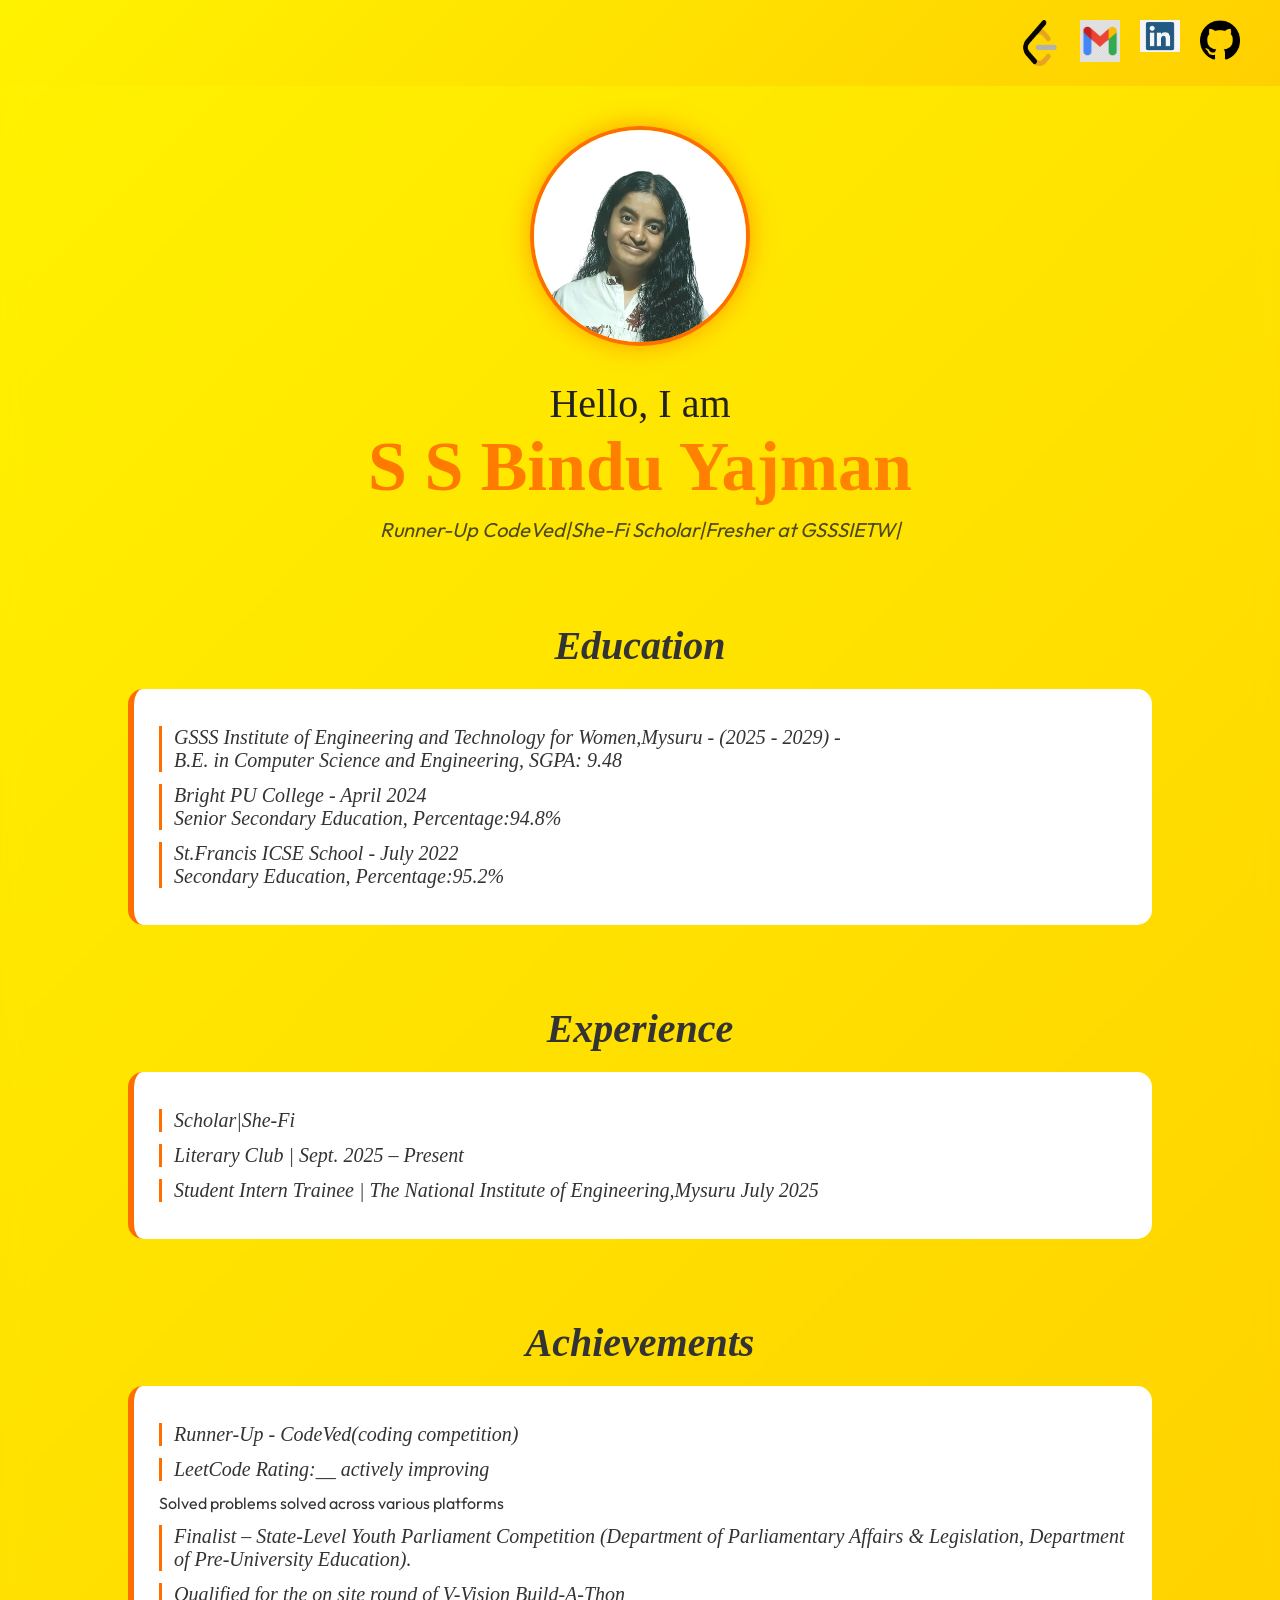
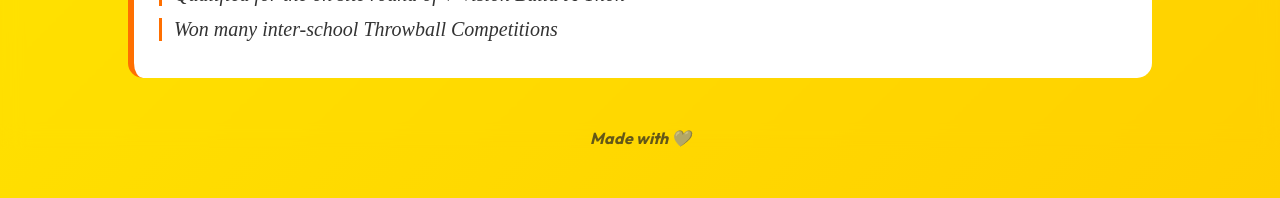
<file: index.html>
<!DOCTYPE html>
<html lang="en">
    <head>
        <title>Bindu Yajman</title>
      <link href="https://fonts.googleapis.com/css2?family=Outfit:wght@300;400;600&family=Sora:wght@400;600;700&display=swap" rel="stylesheet">
       <!-- <picture>
add google font
  <img src="Photo.jpg">
</picture>
-->
         <link rel="stylesheet" href="css.css" />
          <link rel="icon" type="image/x-icon" href="favicon.ico">
    </head>
    <body>
        <div class="header">
       
    <img src="Leetcode.webp" >
</a>
<a href="mailto:ssbinduyajman@gmail.com">
    <img src="Gmail.jpg">
</a>
 <a href="https://www.linkedin.com/in/bindu-yajman-4566ab392/">
    <img src="Linkedin.png" >
</a>
 <a href="https://github.com/BinduYajman">
    <img src="Github.png" >
</a>
</div>
        <div class="photo">
 <img src="Photo.jpeg"  alt="Bindu Yajman">

        </div>
        
        <div class="name">
            <h1>Hello, I am </h1>
            <h2 class="big-name"> S S Bindu Yajman</h2>
            <p>Runner-Up CodeVed|She-Fi Scholar|Fresher at GSSSIETW|</p>
        </div>
         <h2 class="section-title">Education</h2>
        <div class="education">
           
            <ul>
                <li>GSSS Institute of Engineering and Technology for Women,Mysuru  - (2025 - 2029) - <br>
                  B.E. in Computer Science and Engineering, SGPA: 9.48</li>
                <li>
                Bright PU College -  April 2024<br>
                Senior Secondary Education, Percentage:94.8%
                </li>
                <li>
                St.Francis ICSE School - July 2022<br>
                Secondary Education, Percentage:95.2%</li>
            </ul>
        </div>
        <h2 class="section-title">Experience</h2>
        <div class="experience">
            <ul>
            <li>Scholar|She-Fi</li>
           <li> Literary Club | Sept. 2025 – Present
</li>
<li>Student Intern Trainee | The National Institute of Engineering,Mysuru July 2025</li>
</ul>
        </div>
          <h2 class="section-title">Achievements</h2>
        <div class="achievements">
          
            <ul>
                <li>Runner-Up - CodeVed(coding competition)</li>
             <li>LeetCode Rating:__ actively improving</li>
Solved problems solved across various platforms
<li>Finalist – State-Level Youth Parliament Competition (Department of Parliamentary Affairs & Legislation,
Department of Pre-University Education).</li>
<li> Qualified for the on site round of V-Vision Build-A-Thon</li>
<li>Won many inter-school Throwball Competitions</li>
</ul>
        </div>
        <div class="end">
            <p><b>Made with 🩶</b></p>
        </div>
    </body>
</html>
</file>
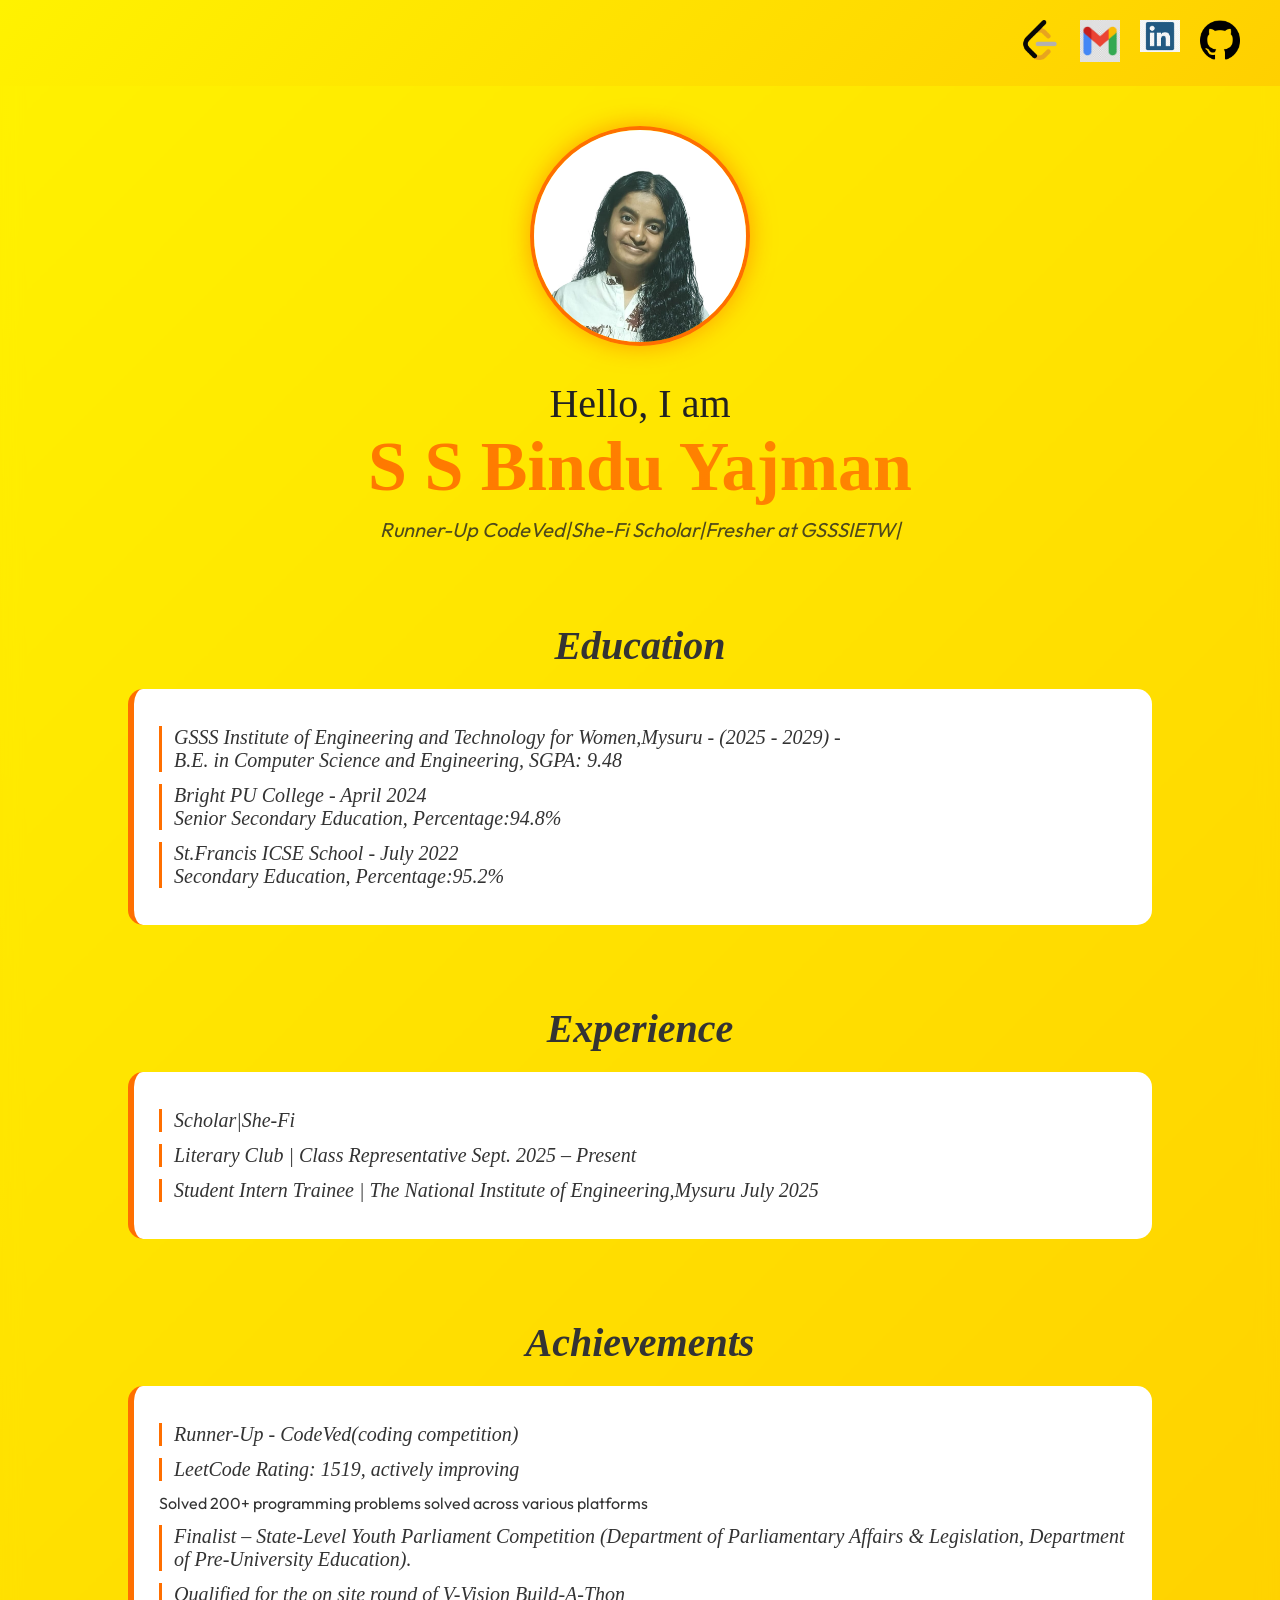
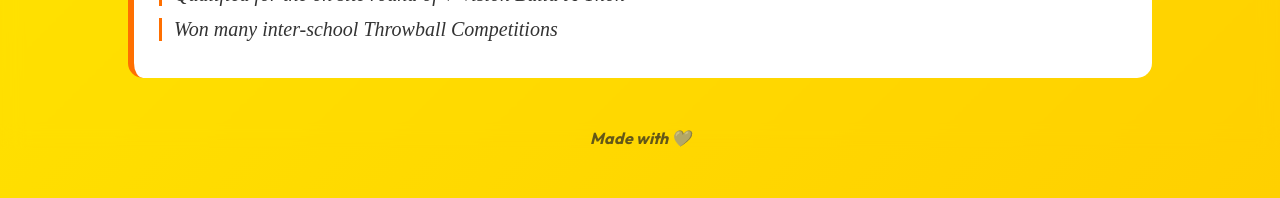
<file: html.html>
<!DOCTYPE html>
<html lang="en">
    <head>
        <title>Bindu Yajman</title>
      <link href="https://fonts.googleapis.com/css2?family=Outfit:wght@300;400;600&family=Sora:wght@400;600;700&display=swap" rel="stylesheet">
       <!-- <picture>
add google font
  <img src="Photo.jpg">
</picture>
-->
         <link rel="stylesheet" href="css.css" />
          <link rel="icon" type="image/x-icon" href="favicon.ico">
    </head>
    <body>
        <div class="header">
        <a href="https://leetcode.com/u/SSBY/">
    <img src="Leetcode.webp" >
</a>
<a href="mailto:ssbinduyajman@gmail.com">
    <img src="Gmail.jpg">
</a>
 <a href="https://www.linkedin.com/in/bindu-yajman-4566ab392/">
    <img src="Linkedin.png" >
</a>
 <a href="https://github.com/BinduYajman">
    <img src="Github.png" >
</a>
</div>
        <div class="photo">
 <img src="Photo.jpeg"  alt="Bindu Yajman">

        </div>
        
        <div class="name">
            <h1>Hello, I am </h1>
            <h2 class="big-name"> S S Bindu Yajman</h2>
            <p>Runner-Up CodeVed|She-Fi Scholar|Fresher at GSSSIETW|</p>
        </div>
         <h2 class="section-title">Education</h2>
        <div class="education">
           
            <ul>
                <li>GSSS Institute of Engineering and Technology for Women,Mysuru  - (2025 - 2029) - <br>
                  B.E. in Computer Science and Engineering, SGPA: 9.48</li>
                <li>
                Bright PU College -  April 2024<br>
                Senior Secondary Education, Percentage:94.8%
                </li>
                <li>
                St.Francis ICSE School - July 2022<br>
                Secondary Education, Percentage:95.2%</li>
            </ul>
        </div>
        <h2 class="section-title">Experience</h2>
        <div class="experience">
            <ul>
            <li>Scholar|She-Fi</li>
           <li> Literary Club | Class Representative Sept. 2025 – Present
</li>
<li>Student Intern Trainee | The National Institute of Engineering,Mysuru July 2025</li>
</ul>
        </div>
          <h2 class="section-title">Achievements</h2>
        <div class="achievements">
          
            <ul>
                <li>Runner-Up - CodeVed(coding competition)</li>
             <li>LeetCode Rating: 1519, actively improving</li>
Solved 200+ programming problems solved across various platforms
<li>Finalist – State-Level Youth Parliament Competition (Department of Parliamentary Affairs & Legislation,
Department of Pre-University Education).</li>
<li> Qualified for the on site round of V-Vision Build-A-Thon</li>
<li>Won many inter-school Throwball Competitions</li>
</ul>
        </div>
        <div class="end">
            <p><b>Made with 🩶</b></p>
        </div>
    </body>
</html>
</file>
<file: css.css>
*{
    margin:0;
    padding:0;
    box-sizing:border-box;
}
body
{
    font-family:'Outfit',sans-serif;
    background:linear-gradient(135deg, #fff200, #ffd000);
    color:#222;
    backdrop-filter:blur(10px);
}
.header {
    display: flex;
    justify-content: flex-end;
    gap: 20px;
  padding: 20px 40px;
   background:linear-gradient(135deg, #fff200, #ffd000);
   backdrop-filter:blur(10px);
}
.header img{
    width:40px;
    transition: 0.2s;
    cursor:pointer;
}

.header img:hover{
transform:scale(1.2)rotate(5deg);
}

.photo
{
    text-align: center;
    margin-top: 40px;
}
.photo img{
    width: 220px;
    height: 220px;
    border-radius: 50%;
    border: 4px solid #ff6f00;
    box-shadow: 0 0 25px rgba(255, 111, 0, 0.6);
}
.name{
text-align:center;
margin-top:30px;
}
h1, h2,  .big-name {
    font-family: 'Sora', sans-serif;
  
}


h1
{
    font-size: 40px;
    font-weight: 300;
    font-family:'Montserrat',serif;
}
.big-name
{
    font-size: 70px;
    font-weight: 700;
    color:#333;
    background: linear-gradient(45deg,#ff6f00,#ff8f00);
    -webkit-background-clip: text;
      background-clip: text;
    -webkit-text-fill-color: transparent;
    font-family:Georgia, 'Times New Roman', Times, serif,sans-serif;
    font-display:fallback;
    
}
.name p{
font-size:20px;
margin-top: 10px;
opacity: 0.8;
}
.section-title
{
font-family:'Sora',sans-serif;
  text-align: center;
  font-size: 40px;
  margin-top: 60px;
  margin-bottom: 20px;  
  font-style: italic;
  padding-top: 20px ;
  color:#333;
  font-family: Georgia, 'Times New Roman', Times, serif;
}
.education,.experience,.achievements
{
    width: 80%;
    margin: 20px auto;
    padding: 25px;
    border-radius: 15px;
    background: #ffffff;
    color:#333;
    transition:0.3s;
    border-left: 6px solid #ff6f00;
}
.education:hover,.experience:hover,.achievements:hover
 {
  transform: translateY(-10px)scale(1.01);
}
ul{
    list-style: none;
}
li{
    margin:12px 0;
    font-size: 20px;
    border-left: 3px solid #ff7b00;
    padding-left:12px;
    font-family:Georgia, 'Times New Roman', Times, serif;
     border-left: 3px solid #ff6f00;
     font-style: italic;
}
p{
  font-family:'Outfit',sans-serif;  
  font-style: italic;
  font-weight: 100px;
}
.end{
text-align: center;
margin: 50px 0;
opacity:0.7;
}
</file>
